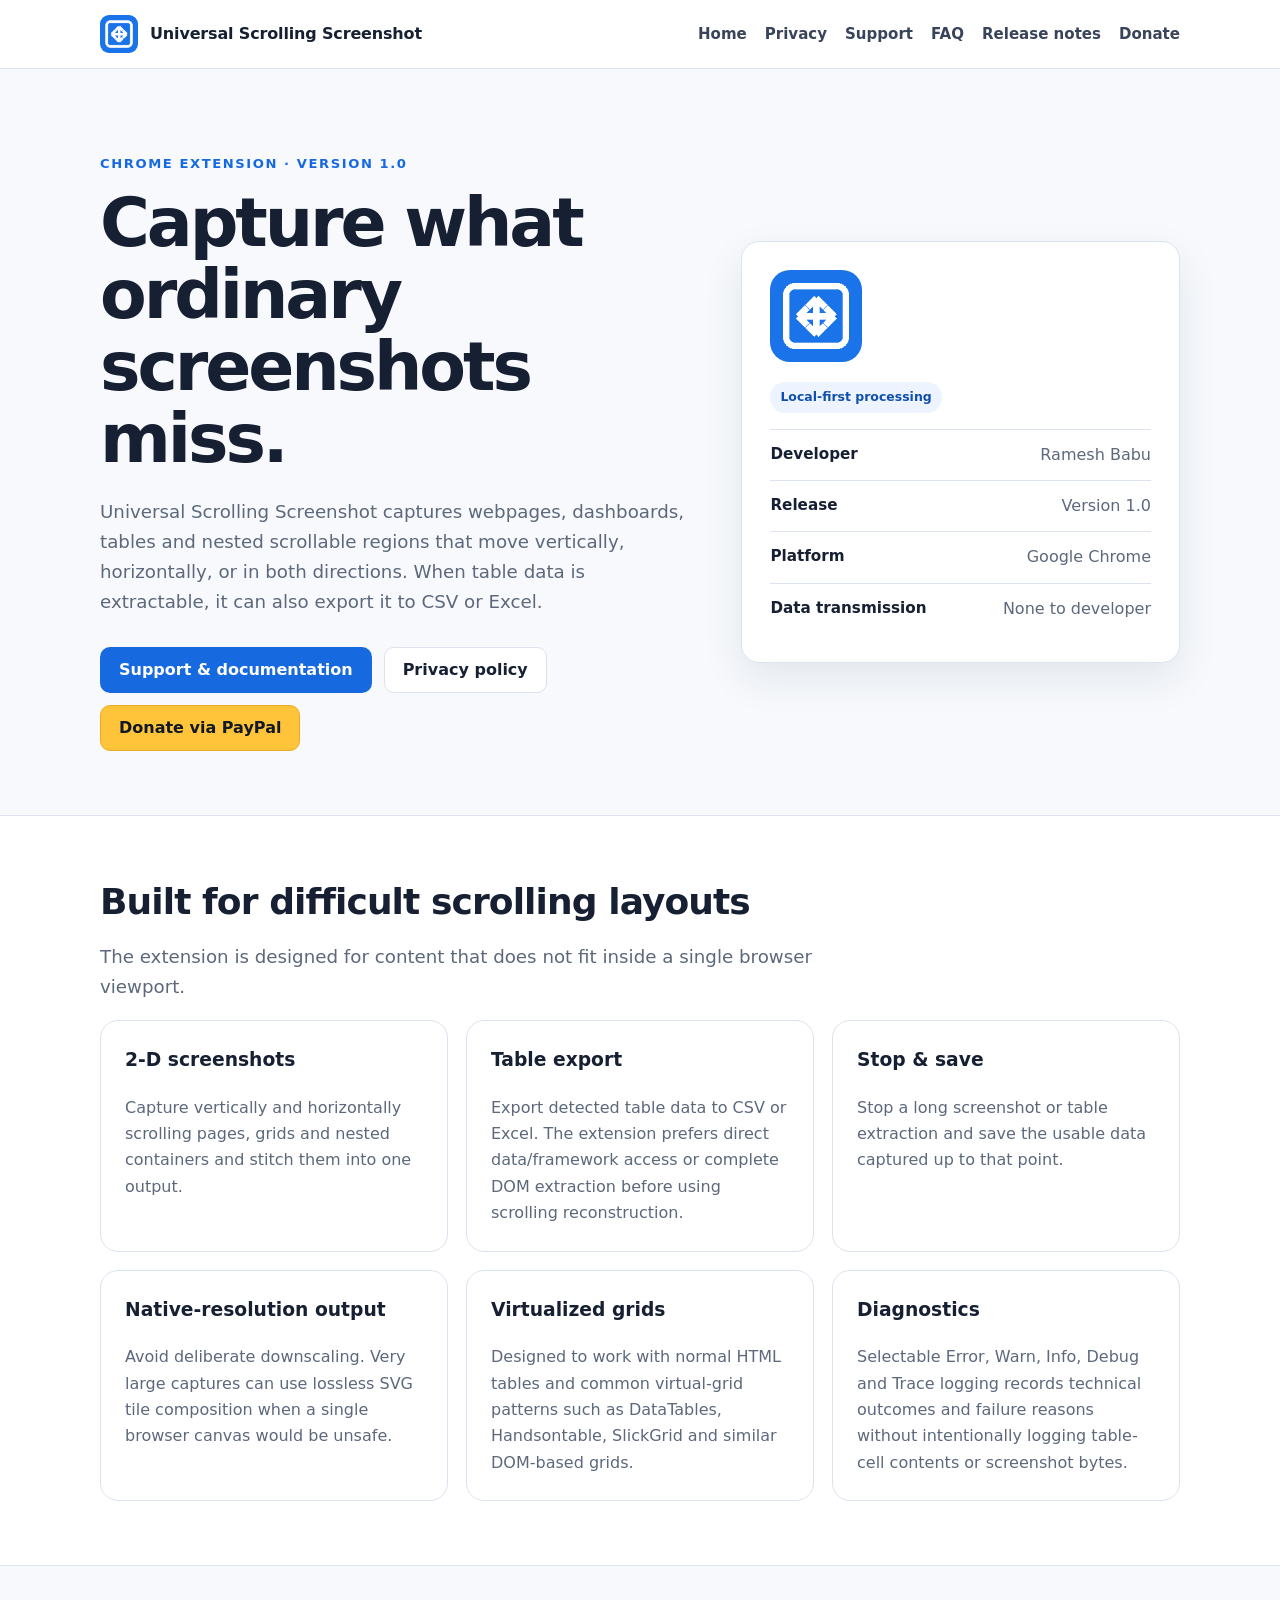
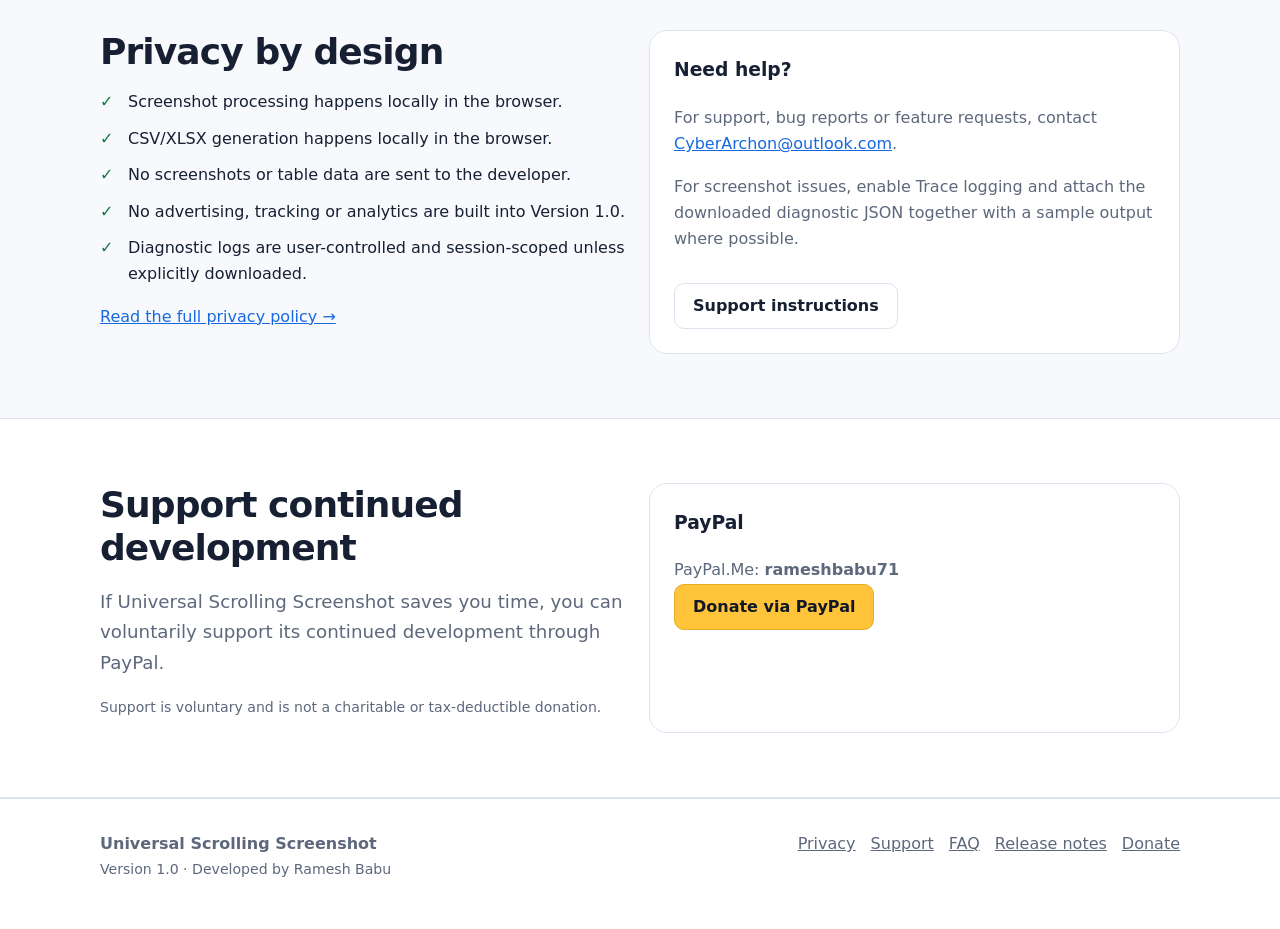
<file: index.html>
<!doctype html>
<html lang="en">
<head>
  <meta charset="utf-8">
  <meta name="viewport" content="width=device-width,initial-scale=1">
  <title>Universal Scrolling Screenshot</title>
  <meta name="description" content="Capture full webpages, nested scroll areas and data grids vertically and horizontally, with CSV and Excel table export.">
  <link rel="icon" href="assets/icon128.png">
  <link rel="stylesheet" href="assets/style.css">
</head>
<body>
<header class="site-header"><div class="container nav">
  <a class="brand" href="index.html"><img src="assets/icon128.png" alt="Universal Scrolling Screenshot icon"><span>Universal Scrolling Screenshot</span></a>
  <nav class="nav-links" aria-label="Primary"><a href="index.html">Home</a><a href="privacy.html">Privacy</a><a href="support.html">Support</a><a href="faq.html">FAQ</a><a href="changelog.html">Release notes</a><a href="donate.html">Donate</a></nav>
</div></header>
<main>
<section class="hero"><div class="container hero-grid">
  <div>
    <div class="eyebrow">Chrome extension · Version 1.0</div>
    <h1>Capture what ordinary screenshots miss.</h1>
    <p class="lead">Universal Scrolling Screenshot captures webpages, dashboards, tables and nested scrollable regions that move vertically, horizontally, or in both directions. When table data is extractable, it can also export it to CSV or Excel.</p>
    <div class="actions"><a class="btn btn-primary" href="support.html">Support & documentation</a><a class="btn btn-secondary" href="privacy.html">Privacy policy</a><a class="btn btn-paypal" href="https://www.paypal.me/rameshbabu71" target="_blank" rel="noopener noreferrer">Donate via PayPal</a></div>
  </div>
  <aside class="hero-card">
    <img src="assets/icon128.png" alt="Universal Scrolling Screenshot">
    <span class="badge">Local-first processing</span>
    <div class="stat"><strong>Developer</strong><span>Ramesh Babu</span></div>
    <div class="stat"><strong>Release</strong><span>Version 1.0</span></div>
    <div class="stat"><strong>Platform</strong><span>Google Chrome</span></div>
    <div class="stat"><strong>Data transmission</strong><span>None to developer</span></div>
  </aside>
</div></section>
<section class="section-alt"><div class="container">
  <h2>Built for difficult scrolling layouts</h2>
  <p class="lead">The extension is designed for content that does not fit inside a single browser viewport.</p>
  <div class="grid-3">
    <article class="card"><h3>2-D screenshots</h3><p>Capture vertically and horizontally scrolling pages, grids and nested containers and stitch them into one output.</p></article>
    <article class="card"><h3>Table export</h3><p>Export detected table data to CSV or Excel. The extension prefers direct data/framework access or complete DOM extraction before using scrolling reconstruction.</p></article>
    <article class="card"><h3>Stop & save</h3><p>Stop a long screenshot or table extraction and save the usable data captured up to that point.</p></article>
    <article class="card"><h3>Native-resolution output</h3><p>Avoid deliberate downscaling. Very large captures can use lossless SVG tile composition when a single browser canvas would be unsafe.</p></article>
    <article class="card"><h3>Virtualized grids</h3><p>Designed to work with normal HTML tables and common virtual-grid patterns such as DataTables, Handsontable, SlickGrid and similar DOM-based grids.</p></article>
    <article class="card"><h3>Diagnostics</h3><p>Selectable Error, Warn, Info, Debug and Trace logging records technical outcomes and failure reasons without intentionally logging table-cell contents or screenshot bytes.</p></article>
  </div>
</div></section>
<section><div class="container grid-2">
  <div><h2>Privacy by design</h2><ul class="check-list"><li>Screenshot processing happens locally in the browser.</li><li>CSV/XLSX generation happens locally in the browser.</li><li>No screenshots or table data are sent to the developer.</li><li>No advertising, tracking or analytics are built into Version 1.0.</li><li>Diagnostic logs are user-controlled and session-scoped unless explicitly downloaded.</li></ul><a href="privacy.html">Read the full privacy policy →</a></div>
  <div class="card"><h3>Need help?</h3><p>For support, bug reports or feature requests, contact <a href="mailto:CyberArchon@outlook.com">CyberArchon@outlook.com</a>.</p><p>For screenshot issues, enable Trace logging and attach the downloaded diagnostic JSON together with a sample output where possible.</p><div class="actions"><a class="btn btn-secondary" href="support.html">Support instructions</a></div></div>
</div></section>
<section class="section-alt"><div class="container"><div class="grid-2"><div><h2>Support continued development</h2><p class="lead">If Universal Scrolling Screenshot saves you time, you can voluntarily support its continued development through PayPal.</p><p class="small">Support is voluntary and is not a charitable or tax-deductible donation.</p></div><div class="card"><h3>PayPal</h3><p>PayPal.Me: <strong>rameshbabu71</strong></p><a class="btn btn-paypal" href="https://www.paypal.me/rameshbabu71" target="_blank" rel="noopener noreferrer">Donate via PayPal</a></div></div></div></section>
</main>
<footer><div class="container footer-grid"><div><strong>Universal Scrolling Screenshot</strong><div class="small">Version 1.0 · Developed by Ramesh Babu</div></div><div class="footer-links"><a href="privacy.html">Privacy</a><a href="support.html">Support</a><a href="faq.html">FAQ</a><a href="changelog.html">Release notes</a><a href="donate.html">Donate</a></div></div></footer>
</body>
</html>
</file>
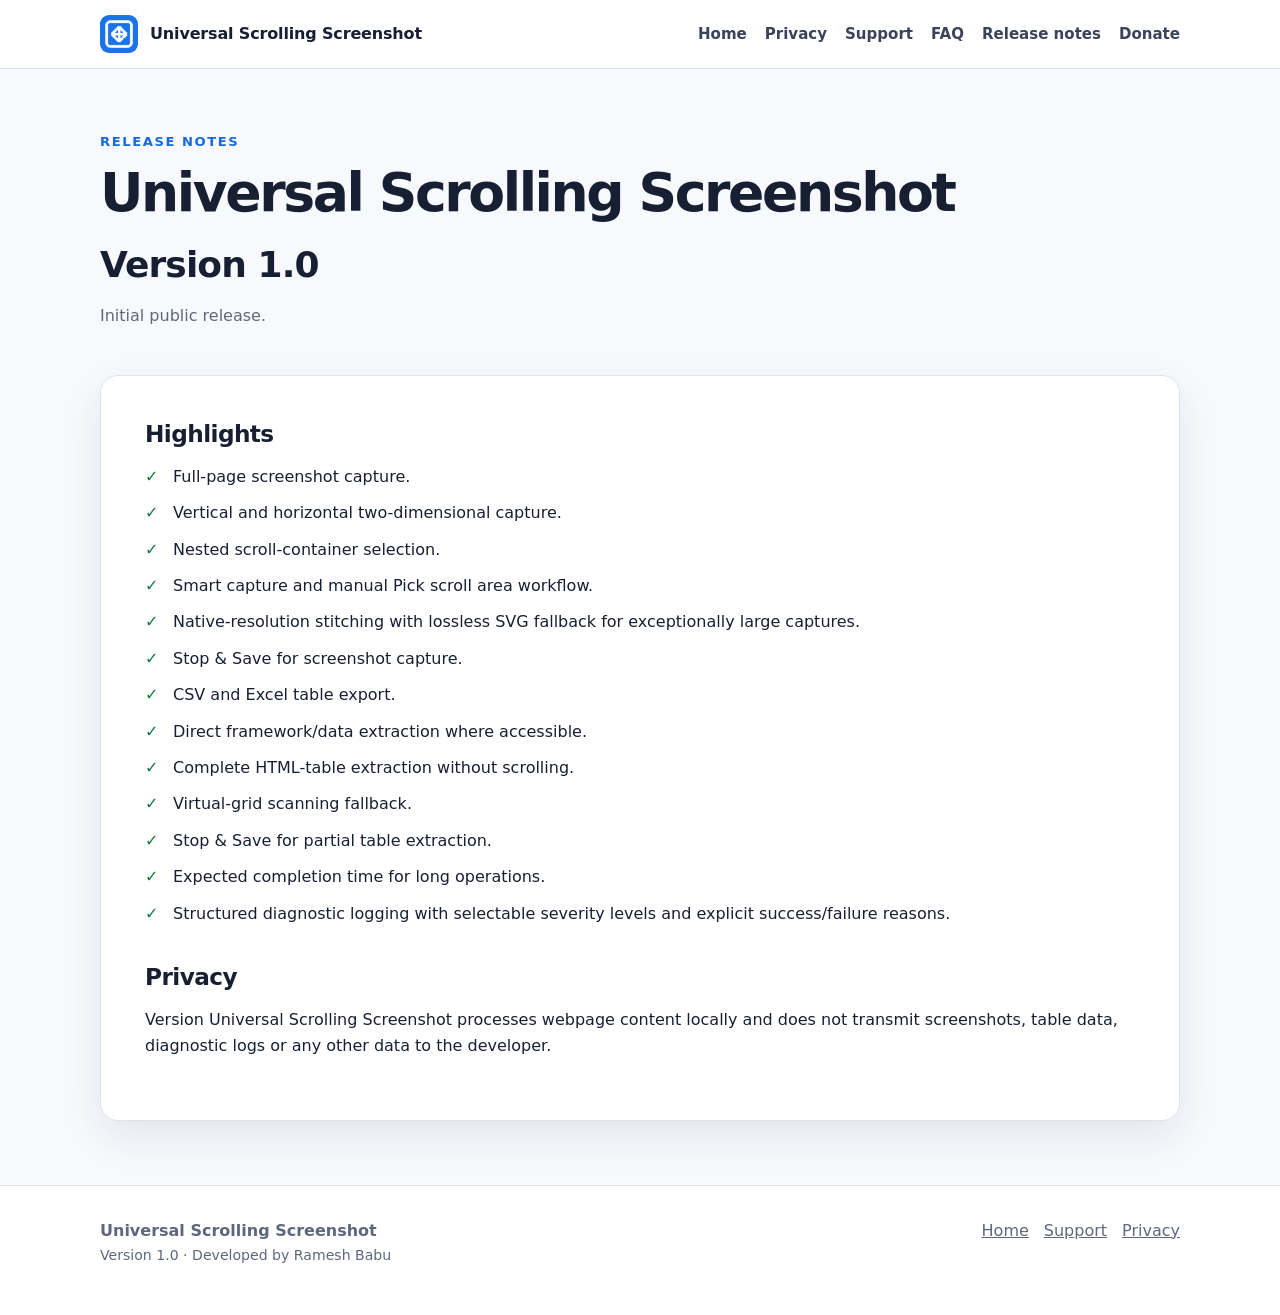
<file: changelog.html>
<!doctype html><html lang="en"><head><meta charset="utf-8"><meta name="viewport" content="width=device-width,initial-scale=1"><title>Release Notes | Universal Scrolling Screenshot</title><meta name="description" content="Release notes for Universal Scrolling Screenshot Version 1.0."><link rel="icon" href="assets/icon128.png"><link rel="stylesheet" href="assets/style.css"></head><body>
<header class="site-header"><div class="container nav"><a class="brand" href="index.html"><img src="assets/icon128.png" alt=""><span>Universal Scrolling Screenshot</span></a><nav class="nav-links"><a href="index.html">Home</a><a href="privacy.html">Privacy</a><a href="support.html">Support</a><a href="faq.html">FAQ</a><a href="changelog.html">Release notes</a><a href="donate.html">Donate</a></nav></div></header>
<main><div class="container page-head"><div class="eyebrow">Release notes</div><h1>Universal Scrolling Screenshot </h1> <h2> Version 1.0</h2><p class="meta">Initial public release.</p></div><div class="container policy"><h2>Highlights</h2><ul class="check-list"><li>Full-page screenshot capture.</li><li>Vertical and horizontal two-dimensional capture.</li><li>Nested scroll-container selection.</li><li>Smart capture and manual Pick scroll area workflow.</li><li>Native-resolution stitching with lossless SVG fallback for exceptionally large captures.</li><li>Stop & Save for screenshot capture.</li><li>CSV and Excel table export.</li><li>Direct framework/data extraction where accessible.</li><li>Complete HTML-table extraction without scrolling.</li><li>Virtual-grid scanning fallback.</li><li>Stop & Save for partial table extraction.</li><li>Expected completion time for long operations.</li><li>Structured diagnostic logging with selectable severity levels and explicit success/failure reasons.</li></ul><h2>Privacy</h2><p>Version Universal Scrolling Screenshot processes webpage content locally and does not transmit screenshots, table data, diagnostic logs or any other data to the developer.</p></div></main><footer><div class="container footer-grid"><div><strong>Universal Scrolling Screenshot</strong><div class="small">Version 1.0 · Developed by Ramesh Babu</div></div><div class="footer-links"><a href="index.html">Home</a><a href="support.html">Support</a><a href="privacy.html">Privacy</a></div></div></footer></body></html>
</file>
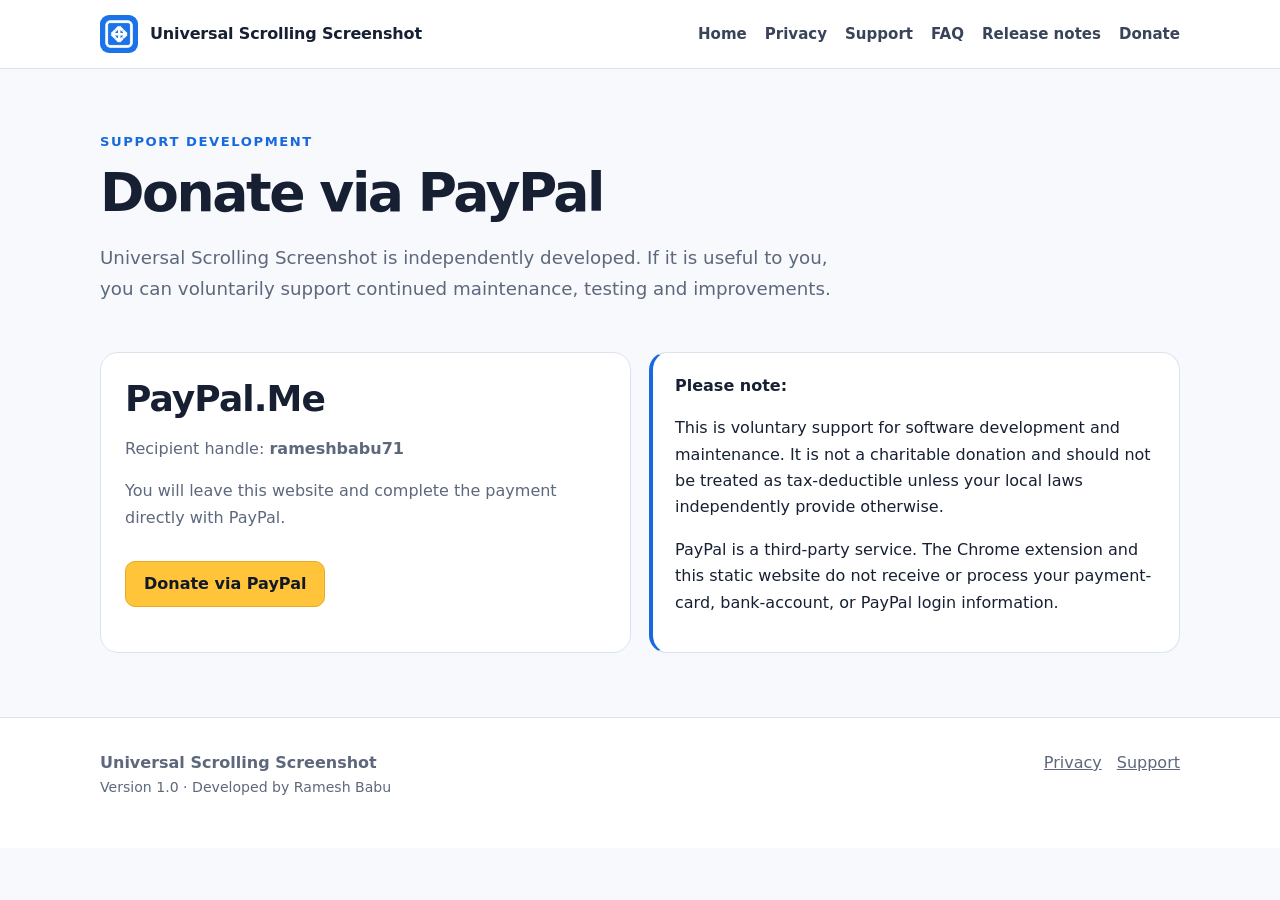
<file: donate.html>
<!doctype html><html lang="en"><head><meta charset="utf-8"><meta name="viewport" content="width=device-width,initial-scale=1"><title>Donate | Universal Scrolling Screenshot</title><meta name="description" content="Voluntarily support development of Universal Scrolling Screenshot."><link rel="icon" href="assets/icon128.png"><link rel="stylesheet" href="assets/style.css"></head><body>
<header class="site-header"><div class="container nav"><a class="brand" href="index.html"><img src="assets/icon128.png" alt=""><span>Universal Scrolling Screenshot</span></a><nav class="nav-links"><a href="index.html">Home</a><a href="privacy.html">Privacy</a><a href="support.html">Support</a><a href="faq.html">FAQ</a><a href="changelog.html">Release notes</a><a href="donate.html">Donate</a></nav></div></header>
<main><div class="container page-head"><div class="eyebrow">Support development</div><h1>Donate via PayPal</h1><p class="lead">Universal Scrolling Screenshot is independently developed. If it is useful to you, you can voluntarily support continued maintenance, testing and improvements.</p></div><section style="padding-top:0"><div class="container grid-2"><div class="card"><h2>PayPal.Me</h2><p>Recipient handle: <strong>rameshbabu71</strong></p><p>You will leave this website and complete the payment directly with PayPal.</p><div class="actions"><a class="btn btn-paypal" href="https://www.paypal.me/rameshbabu71" target="_blank" rel="noopener noreferrer">Donate via PayPal</a></div></div><div class="notice"><strong>Please note:</strong><p>This is voluntary support for software development and maintenance. It is not a charitable donation and should not be treated as tax-deductible unless your local laws independently provide otherwise.</p><p>PayPal is a third-party service. The Chrome extension and this static website do not receive or process your payment-card, bank-account, or PayPal login information.</p></div></div></section></main><footer><div class="container footer-grid"><div><strong>Universal Scrolling Screenshot</strong><div class="small">Version 1.0 · Developed by Ramesh Babu</div></div><div class="footer-links"><a href="privacy.html">Privacy</a><a href="support.html">Support</a></div></div></footer></body></html>
</file>
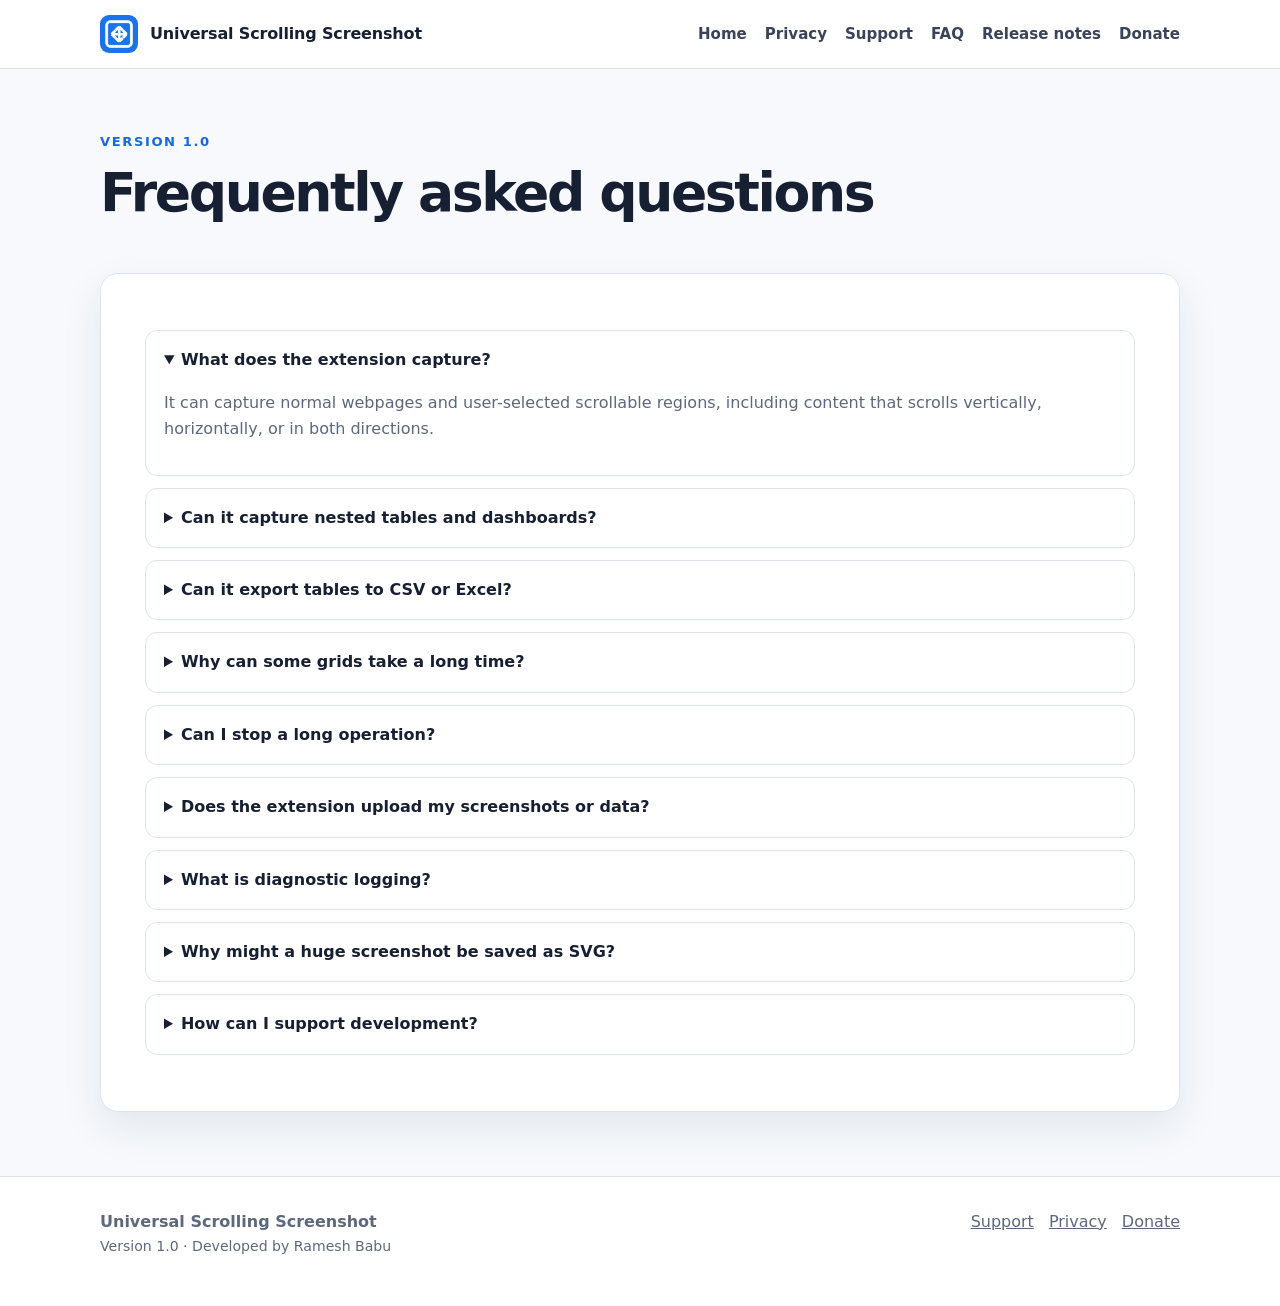
<file: faq.html>
<!doctype html><html lang="en"><head><meta charset="utf-8"><meta name="viewport" content="width=device-width,initial-scale=1"><title>FAQ | Universal Scrolling Screenshot</title><meta name="description" content="Frequently asked questions about Universal Scrolling Screenshot Version 1.0."><link rel="icon" href="assets/icon128.png"><link rel="stylesheet" href="assets/style.css"></head><body>
<header class="site-header"><div class="container nav"><a class="brand" href="index.html"><img src="assets/icon128.png" alt=""><span>Universal Scrolling Screenshot</span></a><nav class="nav-links"><a href="index.html">Home</a><a href="privacy.html">Privacy</a><a href="support.html">Support</a><a href="faq.html">FAQ</a><a href="changelog.html">Release notes</a><a href="donate.html">Donate</a></nav></div></header>
<main><div class="container page-head"><div class="eyebrow">Version 1.0</div><h1>Frequently asked questions</h1></div><div class="container policy faq">
<details open><summary>What does the extension capture?</summary><p>It can capture normal webpages and user-selected scrollable regions, including content that scrolls vertically, horizontally, or in both directions.</p></details>
<details><summary>Can it capture nested tables and dashboards?</summary><p>Yes. Use Pick scroll area when a dashboard or grid has its own internal scrollbar.</p></details>
<details><summary>Can it export tables to CSV or Excel?</summary><p>When table data is structurally extractable, yes. The extension first looks for a direct in-memory/framework data source or a complete HTML table. Virtual-grid scrolling reconstruction is used only as a fallback.</p></details>
<details><summary>Why can some grids take a long time?</summary><p>Virtualized grids may render only a small portion of their data at once. If no direct data API is accessible, the extension may need to move through many positions to reconstruct the dataset.</p></details>
<details><summary>Can I stop a long operation?</summary><p>Yes. Screenshot capture can be stopped and the captured portion saved. CSV/Excel extraction can also be stopped and the collected data saved.</p></details>
<details><summary>Does the extension upload my screenshots or data?</summary><p>No. Universal Scrolling Screenshot performs screenshot processing, table extraction, file generation and diagnostics locally in the browser and does not transmit any data to the developer.</p></details>
<details><summary>What is diagnostic logging?</summary><p>It records technical information such as dimensions, scroll positions, timings, outcomes, reason codes and errors. It intentionally omits screenshot payloads and extracted table-cell payloads.</p></details>
<details><summary>Why might a huge screenshot be saved as SVG?</summary><p>Extremely large images can exceed practical browser canvas dimensions. Rather than deliberately downscaling and making text unreadable, the extension can preserve full-resolution screenshot tiles in a lossless SVG composition.</p></details>
<details><summary>How can I support development?</summary><p>You can use the optional PayPal link on the Donate page. Support is voluntary and is not a charitable or tax-deductible donation.</p></details>
</div></main><footer><div class="container footer-grid"><div><strong>Universal Scrolling Screenshot</strong><div class="small">Version 1.0 · Developed by Ramesh Babu</div></div><div class="footer-links"><a href="support.html">Support</a><a href="privacy.html">Privacy</a><a href="donate.html">Donate</a></div></div></footer></body></html>
</file>
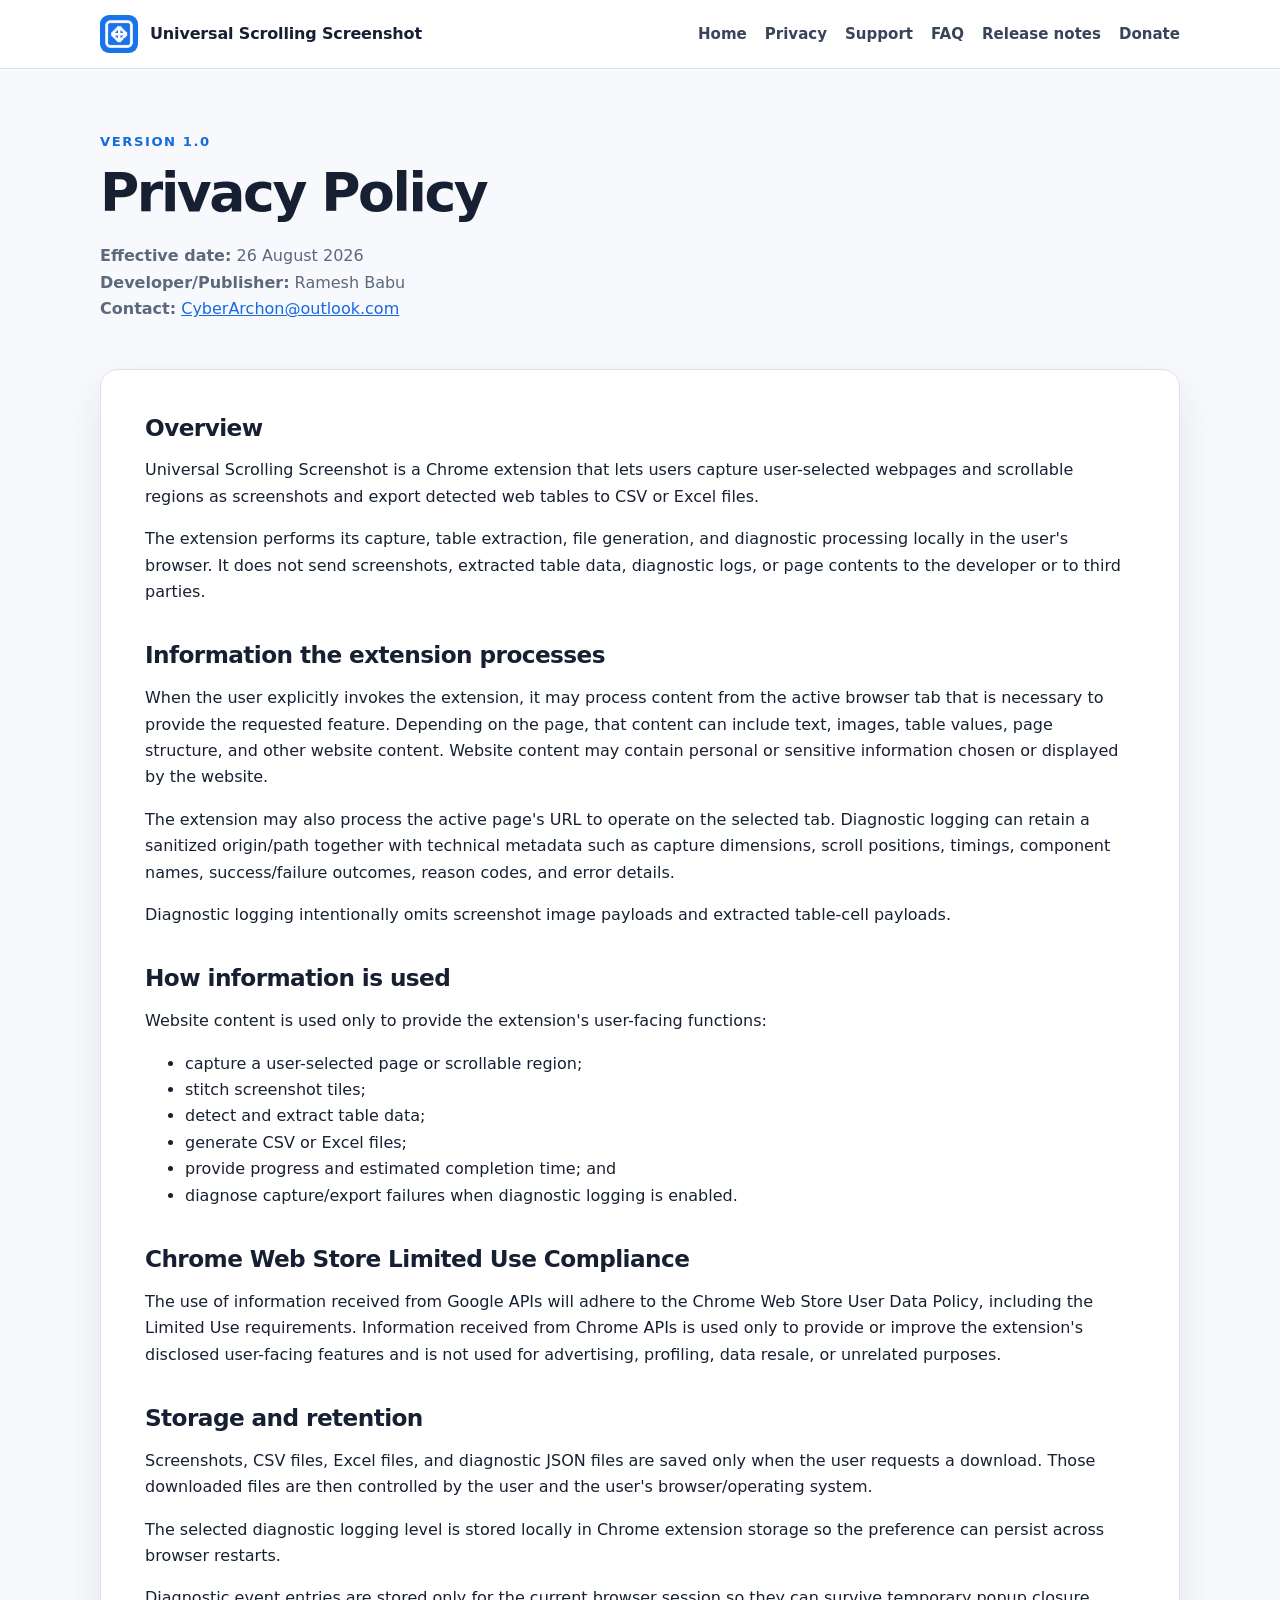
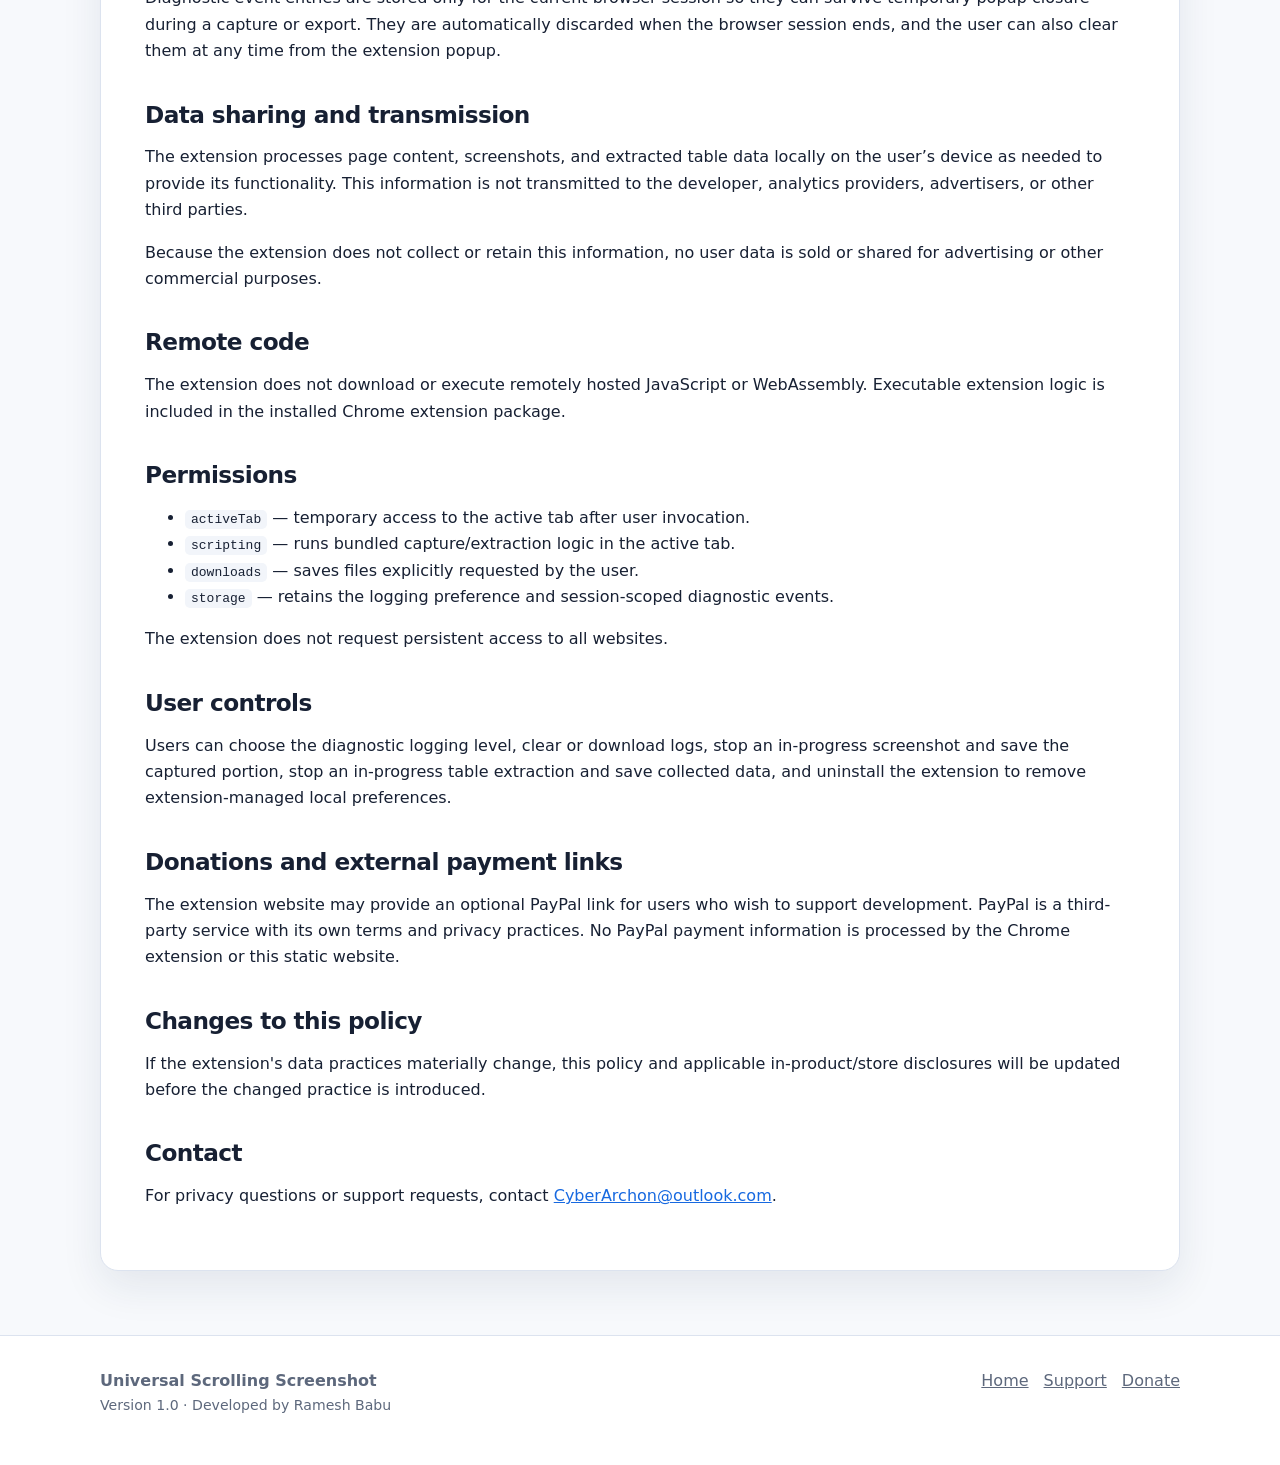
<file: privacy.html>
<!doctype html><html lang="en"><head><meta charset="utf-8"><meta name="viewport" content="width=device-width,initial-scale=1"><title>Privacy Policy | Universal Scrolling Screenshot</title><meta name="description" content="Privacy policy for Universal Scrolling Screenshot Version 1.0."><link rel="icon" href="assets/icon128.png"><link rel="stylesheet" href="assets/style.css"></head><body>
<header class="site-header"><div class="container nav"><a class="brand" href="index.html"><img src="assets/icon128.png" alt=""><span>Universal Scrolling Screenshot</span></a><nav class="nav-links"><a href="index.html">Home</a><a href="privacy.html">Privacy</a><a href="support.html">Support</a><a href="faq.html">FAQ</a><a href="changelog.html">Release notes</a><a href="donate.html">Donate</a></nav></div></header>
<main><div class="container page-head"><div class="eyebrow">Version 1.0</div><h1>Privacy Policy</h1><p class="meta"><strong>Effective date:</strong> 26 August 2026<br><strong>Developer/Publisher:</strong> Ramesh Babu<br><strong>Contact:</strong> <a href="mailto:CyberArchon@outlook.com">CyberArchon@outlook.com</a></p></div>
<div class="container policy">
<h2>Overview</h2><p>Universal Scrolling Screenshot is a Chrome extension that lets users capture user-selected webpages and scrollable regions as screenshots and export detected web tables to CSV or Excel files.</p><p>The extension performs its capture, table extraction, file generation, and diagnostic processing locally in the user's browser. It does not send screenshots, extracted table data, diagnostic logs, or page contents to the developer or to third parties.</p>
<h2>Information the extension processes</h2><p>When the user explicitly invokes the extension, it may process content from the active browser tab that is necessary to provide the requested feature. Depending on the page, that content can include text, images, table values, page structure, and other website content. Website content may contain personal or sensitive information chosen or displayed by the website.</p><p>The extension may also process the active page's URL to operate on the selected tab. Diagnostic logging can retain a sanitized origin/path together with technical metadata such as capture dimensions, scroll positions, timings, component names, success/failure outcomes, reason codes, and error details.</p><p>Diagnostic logging intentionally omits screenshot image payloads and extracted table-cell payloads.</p>
<h2>How information is used</h2><p>Website content is used only to provide the extension's user-facing functions:</p><ul><li>capture a user-selected page or scrollable region;</li><li>stitch screenshot tiles;</li><li>detect and extract table data;</li><li>generate CSV or Excel files;</li><li>provide progress and estimated completion time; and</li><li>diagnose capture/export failures when diagnostic logging is enabled.</li></ul>
<h2>Chrome Web Store Limited Use Compliance</h2><p>The use of information received from Google APIs will adhere to the Chrome Web Store User Data Policy, including the Limited Use requirements. Information received from Chrome APIs is used only to provide or improve the extension's disclosed user-facing features and is not used for advertising, profiling, data resale, or unrelated purposes.</p>
<h2>Storage and retention</h2><p>Screenshots, CSV files, Excel files, and diagnostic JSON files are saved only when the user requests a download. Those downloaded files are then controlled by the user and the user's browser/operating system.</p><p>The selected diagnostic logging level is stored locally in Chrome extension storage so the preference can persist across browser restarts.</p><p>Diagnostic event entries are stored only for the current browser session so they can survive temporary popup closure during a capture or export. They are automatically discarded when the browser session ends, and the user can also clear them at any time from the extension popup.</p>
<h2>Data sharing and transmission</h2><p>The extension processes page content, screenshots, and extracted table data locally on the user’s device as needed to provide its functionality. This information is not transmitted to the developer, analytics providers, advertisers, or other third parties.</p><p>Because the extension does not collect or retain this information, no user data is sold or shared for advertising or other commercial purposes.</p>
<h2>Remote code</h2><p>The extension does not download or execute remotely hosted JavaScript or WebAssembly. Executable extension logic is included in the installed Chrome extension package.</p>
<h2>Permissions</h2><ul><li><code>activeTab</code> — temporary access to the active tab after user invocation.</li><li><code>scripting</code> — runs bundled capture/extraction logic in the active tab.</li><li><code>downloads</code> — saves files explicitly requested by the user.</li><li><code>storage</code> — retains the logging preference and session-scoped diagnostic events.</li></ul><p>The extension does not request persistent access to all websites.</p>
<h2>User controls</h2><p>Users can choose the diagnostic logging level, clear or download logs, stop an in-progress screenshot and save the captured portion, stop an in-progress table extraction and save collected data, and uninstall the extension to remove extension-managed local preferences.</p>
<h2>Donations and external payment links</h2><p>The extension website may provide an optional PayPal link for users who wish to support development. PayPal is a third-party service with its own terms and privacy practices. No PayPal payment information is processed by the Chrome extension or this static website.</p>
<h2>Changes to this policy</h2><p>If the extension's data practices materially change, this policy and applicable in-product/store disclosures will be updated before the changed practice is introduced.</p>
<h2>Contact</h2><p>For privacy questions or support requests, contact <a href="mailto:CyberArchon@outlook.com">CyberArchon@outlook.com</a>.</p>
</div></main>
<footer><div class="container footer-grid"><div><strong>Universal Scrolling Screenshot</strong><div class="small">Version 1.0 · Developed by Ramesh Babu</div></div><div class="footer-links"><a href="index.html">Home</a><a href="support.html">Support</a><a href="donate.html">Donate</a></div></div></footer></body></html>
</file>
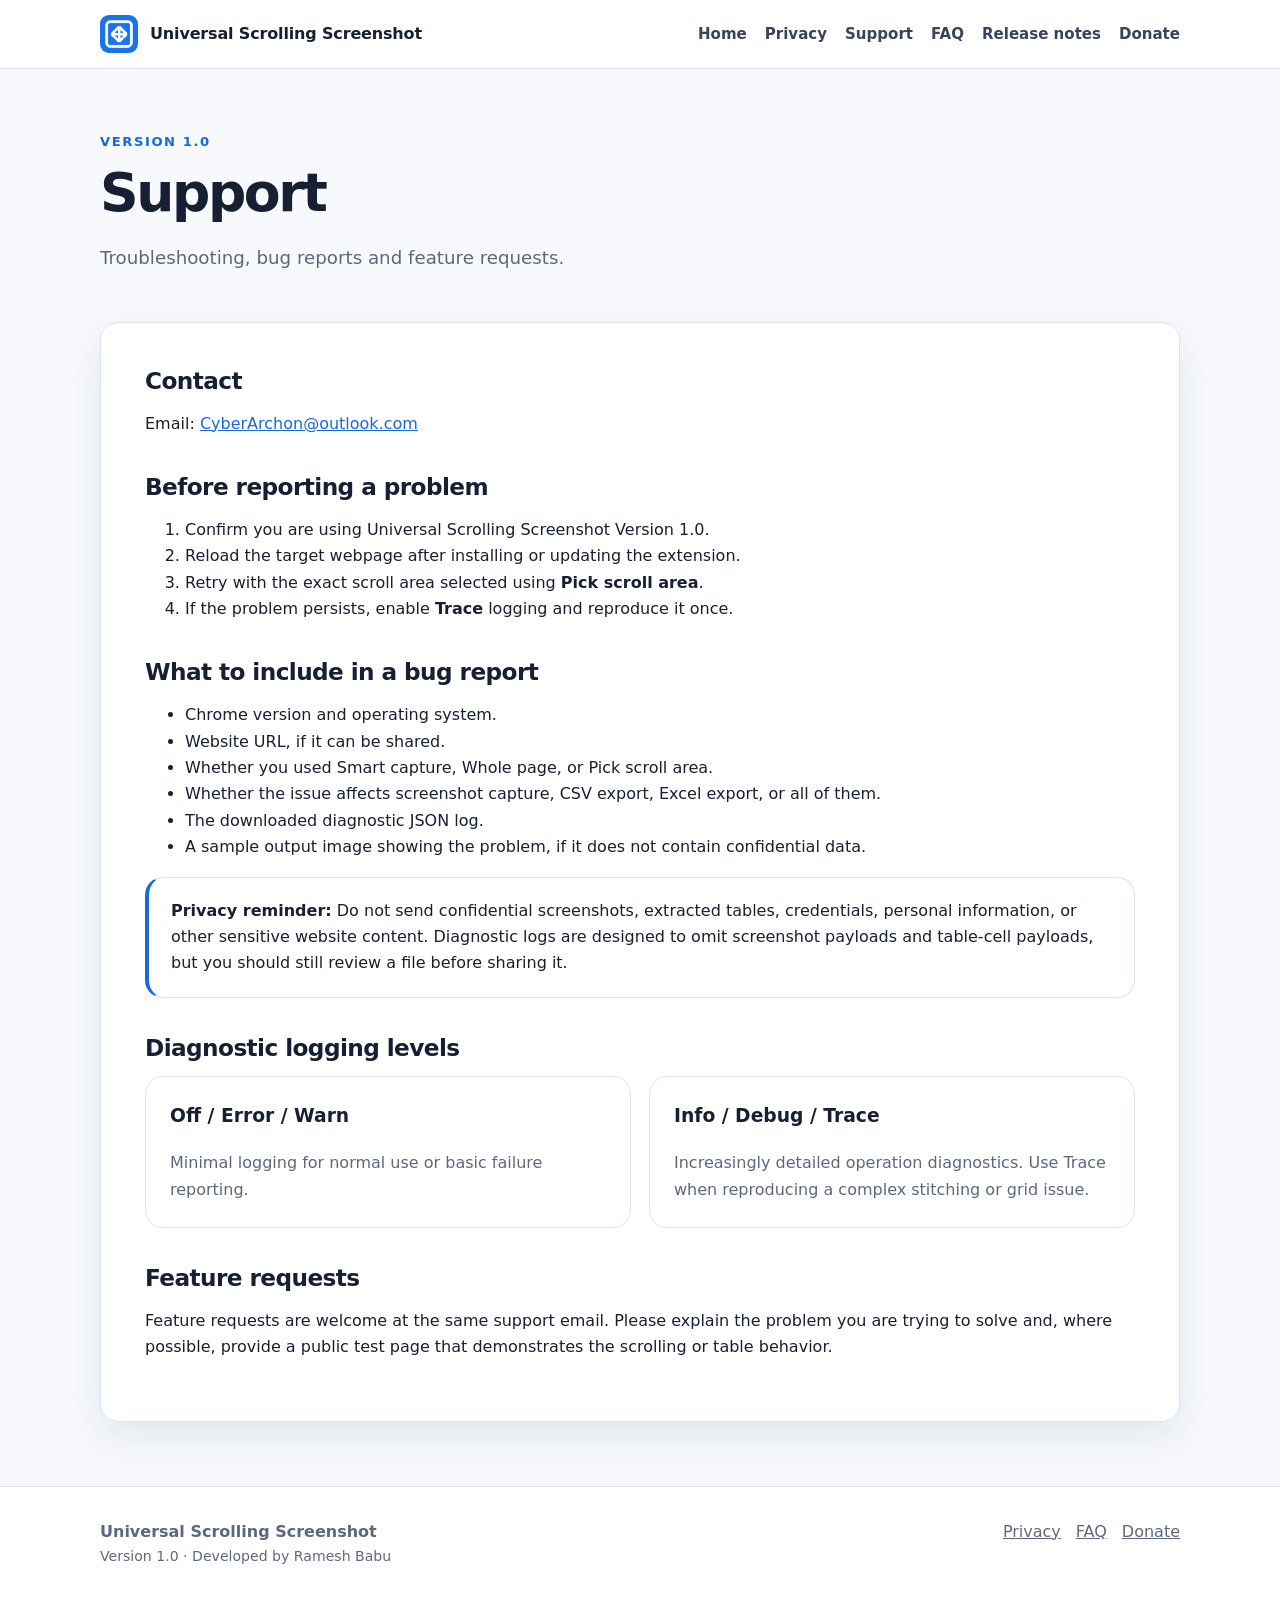
<file: support.html>
<!doctype html><html lang="en"><head><meta charset="utf-8"><meta name="viewport" content="width=device-width,initial-scale=1"><title>Support | Universal Scrolling Screenshot</title><meta name="description" content="Support and troubleshooting for Universal Scrolling Screenshot Version 1.0."><link rel="icon" href="assets/icon128.png"><link rel="stylesheet" href="assets/style.css"></head><body>
<header class="site-header"><div class="container nav"><a class="brand" href="index.html"><img src="assets/icon128.png" alt=""><span>Universal Scrolling Screenshot</span></a><nav class="nav-links"><a href="index.html">Home</a><a href="privacy.html">Privacy</a><a href="support.html">Support</a><a href="faq.html">FAQ</a><a href="changelog.html">Release notes</a><a href="donate.html">Donate</a></nav></div></header>
<main><div class="container page-head"><div class="eyebrow">Version 1.0</div><h1>Support</h1><p class="lead">Troubleshooting, bug reports and feature requests.</p></div><div class="container policy">
<h2>Contact</h2><p>Email: <a href="mailto:CyberArchon@outlook.com?subject=Universal%20Scrolling%20Screenshot%20Support">CyberArchon@outlook.com</a></p>
<h2>Before reporting a problem</h2><ol><li>Confirm you are using Universal Scrolling Screenshot Version 1.0.</li><li>Reload the target webpage after installing or updating the extension.</li><li>Retry with the exact scroll area selected using <strong>Pick scroll area</strong>.</li><li>If the problem persists, enable <strong>Trace</strong> logging and reproduce it once.</li></ol>
<h2>What to include in a bug report</h2><ul><li>Chrome version and operating system.</li><li>Website URL, if it can be shared.</li><li>Whether you used Smart capture, Whole page, or Pick scroll area.</li><li>Whether the issue affects screenshot capture, CSV export, Excel export, or all of them.</li><li>The downloaded diagnostic JSON log.</li><li>A sample output image showing the problem, if it does not contain confidential data.</li></ul>
<div class="notice"><strong>Privacy reminder:</strong> Do not send confidential screenshots, extracted tables, credentials, personal information, or other sensitive website content. Diagnostic logs are designed to omit screenshot payloads and table-cell payloads, but you should still review a file before sharing it.</div>
<h2>Diagnostic logging levels</h2><div class="grid-2"><div class="card"><h3>Off / Error / Warn</h3><p>Minimal logging for normal use or basic failure reporting.</p></div><div class="card"><h3>Info / Debug / Trace</h3><p>Increasingly detailed operation diagnostics. Use Trace when reproducing a complex stitching or grid issue.</p></div></div>
<h2>Feature requests</h2><p>Feature requests are welcome at the same support email. Please explain the problem you are trying to solve and, where possible, provide a public test page that demonstrates the scrolling or table behavior.</p>
</div></main><footer><div class="container footer-grid"><div><strong>Universal Scrolling Screenshot</strong><div class="small">Version 1.0 · Developed by Ramesh Babu</div></div><div class="footer-links"><a href="privacy.html">Privacy</a><a href="faq.html">FAQ</a><a href="donate.html">Donate</a></div></div></footer></body></html>
</file>
<file: assets/style.css>
:root {
  --bg: #f7f9fc;
  --surface: #ffffff;
  --surface-2: #eef4ff;
  --text: #172033;
  --muted: #5d687c;
  --border: #dce3ef;
  --brand: #1769e0;
  --brand-dark: #0f4fae;
  --success: #137a44;
  --shadow: 0 16px 42px rgba(20, 40, 80, .09);
  color-scheme: light;
}
* { box-sizing: border-box; }
html { scroll-behavior: smooth; }
body {
  margin: 0;
  font-family: Inter, ui-sans-serif, system-ui, -apple-system, BlinkMacSystemFont, "Segoe UI", sans-serif;
  color: var(--text);
  background: var(--bg);
  line-height: 1.65;
}
a { color: var(--brand); }
a:hover { color: var(--brand-dark); }
.container { width: min(1080px, calc(100% - 36px)); margin: 0 auto; }
.site-header {
  position: sticky;
  top: 0;
  z-index: 10;
  background: rgba(255,255,255,.94);
  backdrop-filter: blur(10px);
  border-bottom: 1px solid var(--border);
}
.nav { display: flex; align-items: center; justify-content: space-between; gap: 22px; min-height: 68px; }
.brand { display: flex; align-items: center; gap: 12px; text-decoration: none; color: var(--text); font-weight: 760; letter-spacing: -.01em; }
.brand img { width: 38px; height: 38px; border-radius: 9px; }
.nav-links { display: flex; flex-wrap: wrap; gap: 18px; align-items: center; }
.nav-links a { text-decoration: none; color: #39445a; font-size: .94rem; font-weight: 620; }
.nav-links a:hover { color: var(--brand); }
.hero { padding: 84px 0 64px; }
.hero-grid { display: grid; grid-template-columns: minmax(0, 1.15fr) minmax(290px, .85fr); gap: 48px; align-items: center; }
.eyebrow { color: var(--brand); font-weight: 750; font-size: .82rem; text-transform: uppercase; letter-spacing: .12em; }
h1 { font-size: clamp(2.35rem, 6vw, 4.25rem); line-height: 1.06; letter-spacing: -.045em; margin: 12px 0 22px; }
h2 { font-size: clamp(1.6rem, 3vw, 2.25rem); line-height: 1.2; letter-spacing: -.025em; margin: 0 0 14px; }
h3 { margin-top: 0; }
.lead { font-size: 1.14rem; color: var(--muted); max-width: 760px; }
.actions { display: flex; gap: 12px; flex-wrap: wrap; margin-top: 30px; }
.btn {
  display: inline-flex; align-items: center; justify-content: center;
  min-height: 46px; padding: 0 18px; border-radius: 10px;
  text-decoration: none; font-weight: 720; border: 1px solid transparent;
}
.btn-primary { background: var(--brand); color: white; }
.btn-primary:hover { background: var(--brand-dark); color: white; }
.btn-secondary { background: white; color: var(--text); border-color: var(--border); }
.btn-paypal { background: #ffc439; color: #111827; border-color: #e7ab23; }
.btn-paypal:hover { background: #f2b82d; color: #111827; }
.hero-card, .card, .policy, .notice {
  background: var(--surface); border: 1px solid var(--border); border-radius: 18px; box-shadow: var(--shadow);
}
.hero-card { padding: 28px; }
.hero-card img { width: 92px; height: 92px; border-radius: 20px; display: block; margin-bottom: 20px; }
.stat { padding: 12px 0; border-top: 1px solid var(--border); display: flex; justify-content: space-between; gap: 16px; }
.stat:first-of-type { margin-top: 16px; }
.stat strong { font-size: .95rem; }
.stat span { color: var(--muted); text-align: right; }
section { padding: 64px 0; }
.section-alt { background: #fff; border-top: 1px solid var(--border); border-bottom: 1px solid var(--border); }
.grid-3 { display: grid; grid-template-columns: repeat(3, minmax(0,1fr)); gap: 18px; }
.grid-2 { display: grid; grid-template-columns: repeat(2, minmax(0,1fr)); gap: 18px; }
.card { padding: 24px; box-shadow: none; }
.card p { color: var(--muted); margin-bottom: 0; }
.badge { display: inline-block; border-radius: 999px; background: var(--surface-2); color: var(--brand-dark); padding: 5px 10px; font-size: .78rem; font-weight: 760; }
.check-list { padding-left: 0; list-style: none; }
.check-list li { position: relative; padding-left: 28px; margin: 10px 0; }
.check-list li::before { content: "✓"; position: absolute; left: 0; color: var(--success); font-weight: 850; }
.page-head { padding: 62px 0 30px; }
.page-head h1 { font-size: clamp(2.1rem, 5vw, 3.35rem); }
.policy { padding: clamp(22px, 4vw, 44px); margin-bottom: 64px; }
.policy h2 { margin-top: 36px; font-size: 1.45rem; }
.policy h2:first-child { margin-top: 0; }
.policy code { background: #f2f5fa; padding: 2px 6px; border-radius: 5px; }
.meta { color: var(--muted); }
.notice { padding: 20px 22px; box-shadow: none; border-left: 4px solid var(--brand); }
.faq details { background: white; border: 1px solid var(--border); border-radius: 12px; padding: 16px 18px; margin: 12px 0; }
.faq summary { cursor: pointer; font-weight: 720; }
.faq details p { color: var(--muted); }
footer { border-top: 1px solid var(--border); padding: 32px 0 48px; background: white; color: var(--muted); }
.footer-grid { display: flex; justify-content: space-between; align-items: flex-start; gap: 24px; flex-wrap: wrap; }
.footer-links { display: flex; gap: 15px; flex-wrap: wrap; }
.footer-links a { color: var(--muted); }
.small { font-size: .88rem; color: var(--muted); }
.codeblock { overflow: auto; background: #111827; color: #f8fafc; padding: 16px; border-radius: 12px; font-family: ui-monospace, SFMono-Regular, Menlo, monospace; font-size: .86rem; }
@media (max-width: 820px) {
  .hero-grid, .grid-3, .grid-2 { grid-template-columns: 1fr; }
  .nav { align-items: flex-start; padding: 13px 0; }
  .nav-links { gap: 10px 14px; justify-content: flex-end; }
  .hero { padding-top: 54px; }
}
@media (max-width: 560px) {
  .nav { display: block; }
  .nav-links { margin-top: 12px; justify-content: flex-start; }
}
</file>
